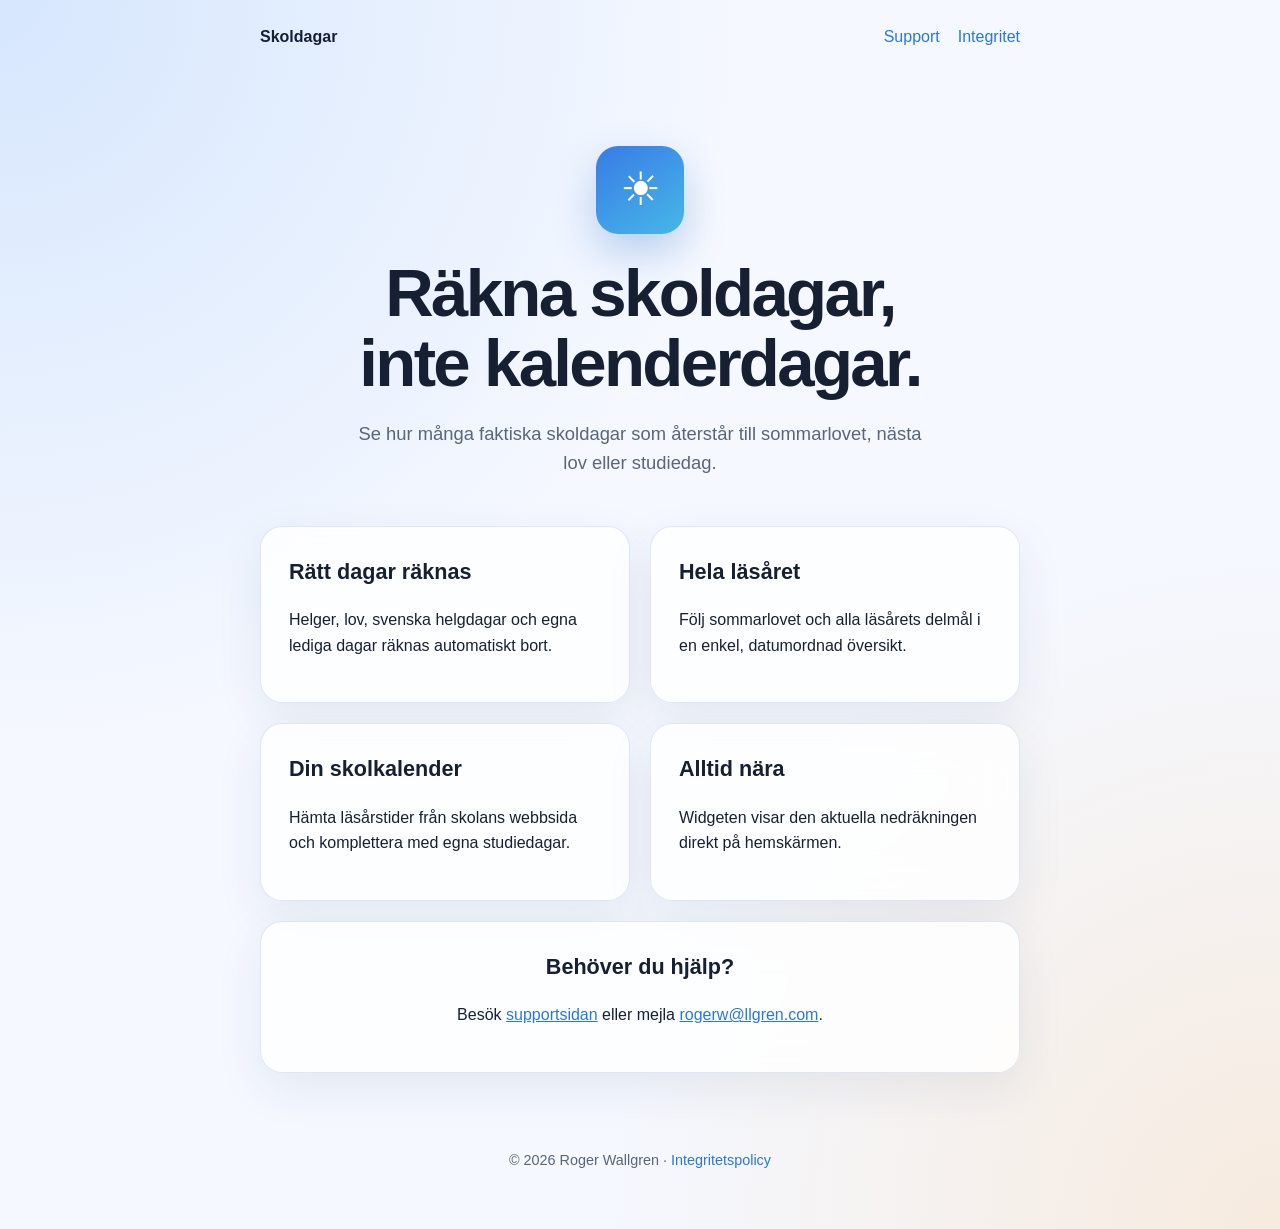
<file: docs/index.html>
<!doctype html>
<html lang="sv">
<head>
    <meta charset="utf-8">
    <meta name="viewport" content="width=device-width, initial-scale=1">
    <meta name="description" content="Skoldagar räknar ner till loven i faktiska skoldagar.">
    <title>Skoldagar – nedräkning till loven</title>
    <link rel="stylesheet" href="styles.css">
</head>
<body>
    <nav aria-label="Huvudmeny">
        <a class="brand" href="index.html">Skoldagar</a>
        <div class="links">
            <a href="support.html">Support</a>
            <a href="privacy.html">Integritet</a>
        </div>
    </nav>

    <main>
        <header class="hero">
            <div class="icon" aria-hidden="true">☀︎</div>
            <h1>Räkna skoldagar,<br>inte kalenderdagar.</h1>
            <p class="lead">Se hur många faktiska skoldagar som återstår till sommarlovet, nästa lov eller studiedag.</p>
        </header>

        <section class="features" aria-label="Funktioner">
            <article class="card">
                <h2>Rätt dagar räknas</h2>
                <p>Helger, lov, svenska helgdagar och egna lediga dagar räknas automatiskt bort.</p>
            </article>
            <article class="card">
                <h2>Hela läsåret</h2>
                <p>Följ sommarlovet och alla läsårets delmål i en enkel, datumordnad översikt.</p>
            </article>
            <article class="card">
                <h2>Din skolkalender</h2>
                <p>Hämta läsårstider från skolans webbsida och komplettera med egna studiedagar.</p>
            </article>
            <article class="card">
                <h2>Alltid nära</h2>
                <p>Widgeten visar den aktuella nedräkningen direkt på hemskärmen.</p>
            </article>
        </section>

        <section class="card" style="margin-top: 20px; text-align: center;">
            <h2>Behöver du hjälp?</h2>
            <p>Besök <a href="support.html">supportsidan</a> eller mejla <a href="mailto:rogerw@llgren.com">rogerw@llgren.com</a>.</p>
        </section>
    </main>

    <footer>
        <p>© 2026 Roger Wallgren · <a href="privacy.html">Integritetspolicy</a></p>
    </footer>
</body>
</html>
</file>
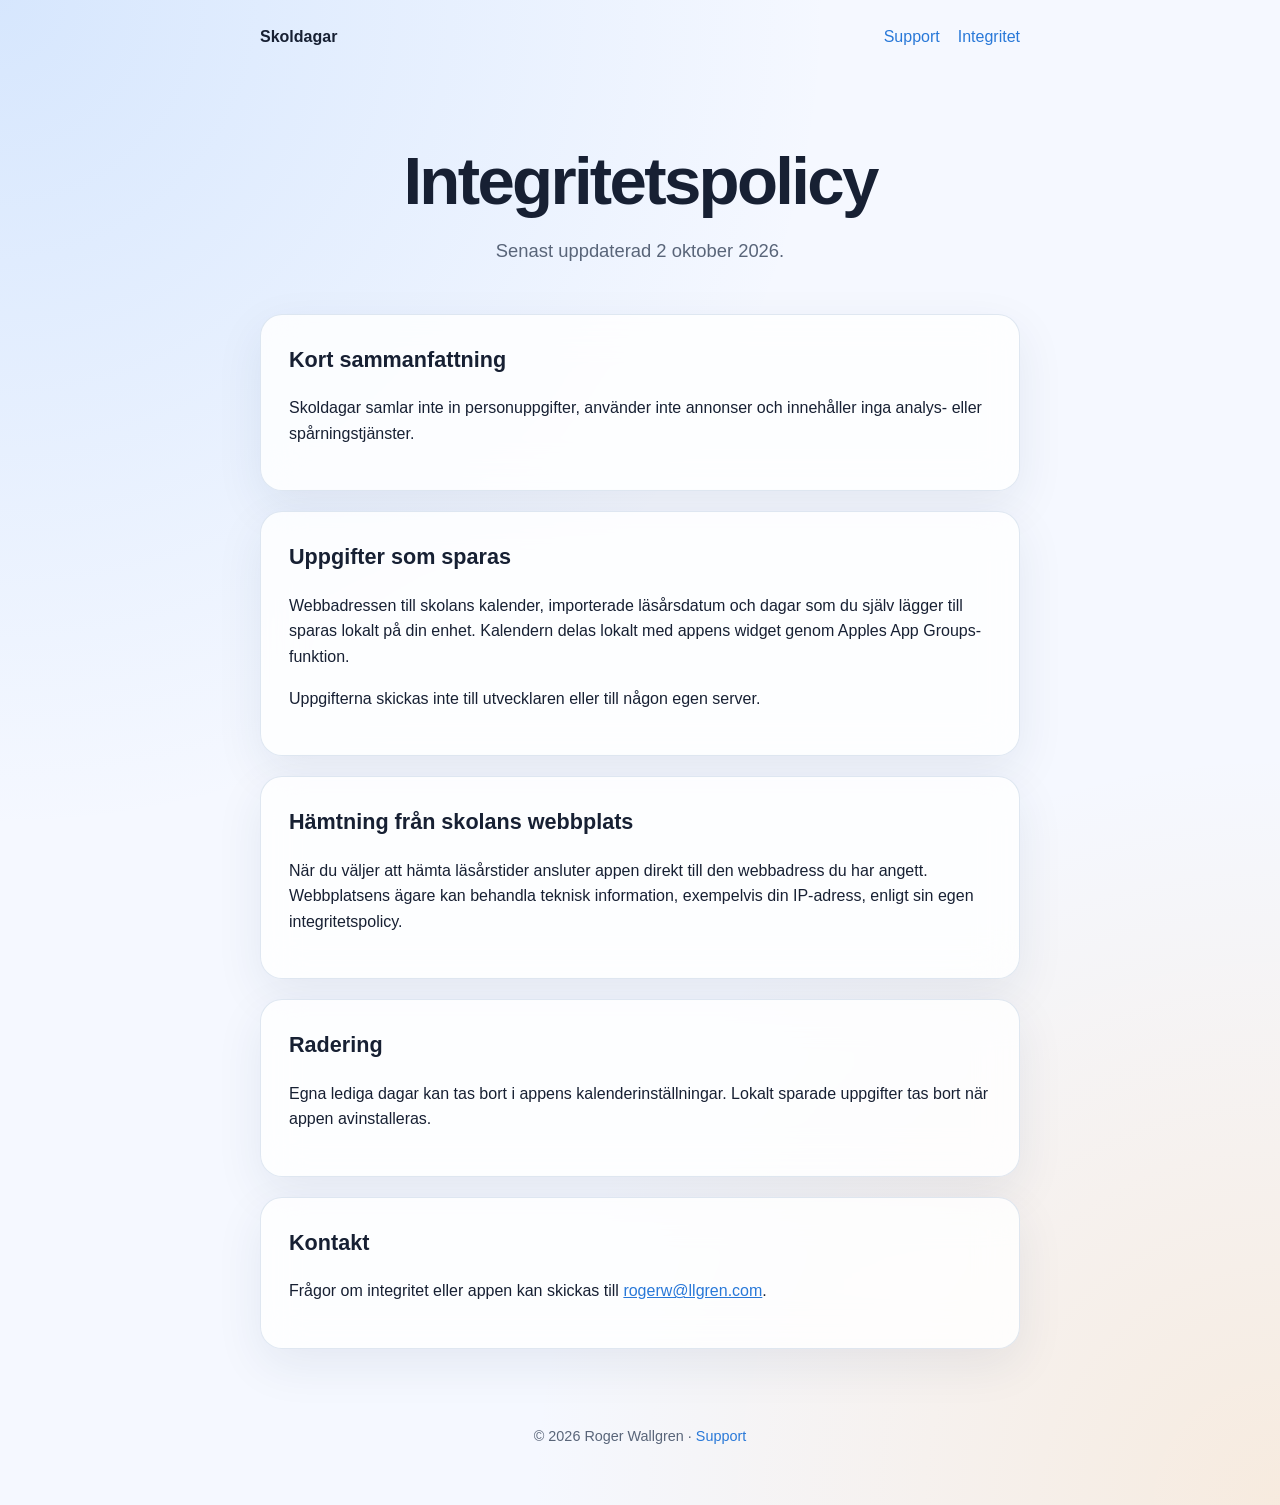
<file: docs/privacy.html>
<!doctype html>
<html lang="sv">
<head>
    <meta charset="utf-8">
    <meta name="viewport" content="width=device-width, initial-scale=1">
    <meta name="description" content="Integritetspolicy för appen Skoldagar.">
    <title>Integritetspolicy – Skoldagar</title>
    <link rel="stylesheet" href="styles.css">
</head>
<body>
    <nav aria-label="Huvudmeny">
        <a class="brand" href="index.html">Skoldagar</a>
        <div class="links">
            <a href="support.html">Support</a>
            <a href="privacy.html" aria-current="page">Integritet</a>
        </div>
    </nav>

    <main>
        <header class="hero">
            <h1>Integritetspolicy</h1>
            <p class="lead">Senast uppdaterad 2 oktober 2026.</p>
        </header>

        <section class="card">
            <h2>Kort sammanfattning</h2>
            <p>Skoldagar samlar inte in personuppgifter, använder inte annonser och innehåller inga analys- eller spårningstjänster.</p>
        </section>

        <section class="card">
            <h2>Uppgifter som sparas</h2>
            <p>Webbadressen till skolans kalender, importerade läsårsdatum och dagar som du själv lägger till sparas lokalt på din enhet. Kalendern delas lokalt med appens widget genom Apples App Groups-funktion.</p>
            <p>Uppgifterna skickas inte till utvecklaren eller till någon egen server.</p>
        </section>

        <section class="card">
            <h2>Hämtning från skolans webbplats</h2>
            <p>När du väljer att hämta läsårstider ansluter appen direkt till den webbadress du har angett. Webbplatsens ägare kan behandla teknisk information, exempelvis din IP-adress, enligt sin egen integritetspolicy.</p>
        </section>

        <section class="card">
            <h2>Radering</h2>
            <p>Egna lediga dagar kan tas bort i appens kalenderinställningar. Lokalt sparade uppgifter tas bort när appen avinstalleras.</p>
        </section>

        <section class="card">
            <h2>Kontakt</h2>
            <p>Frågor om integritet eller appen kan skickas till <a href="mailto:rogerw@llgren.com">rogerw@llgren.com</a>.</p>
        </section>
    </main>

    <footer>
        <p>© 2026 Roger Wallgren · <a href="support.html">Support</a></p>
    </footer>
</body>
</html>
</file>
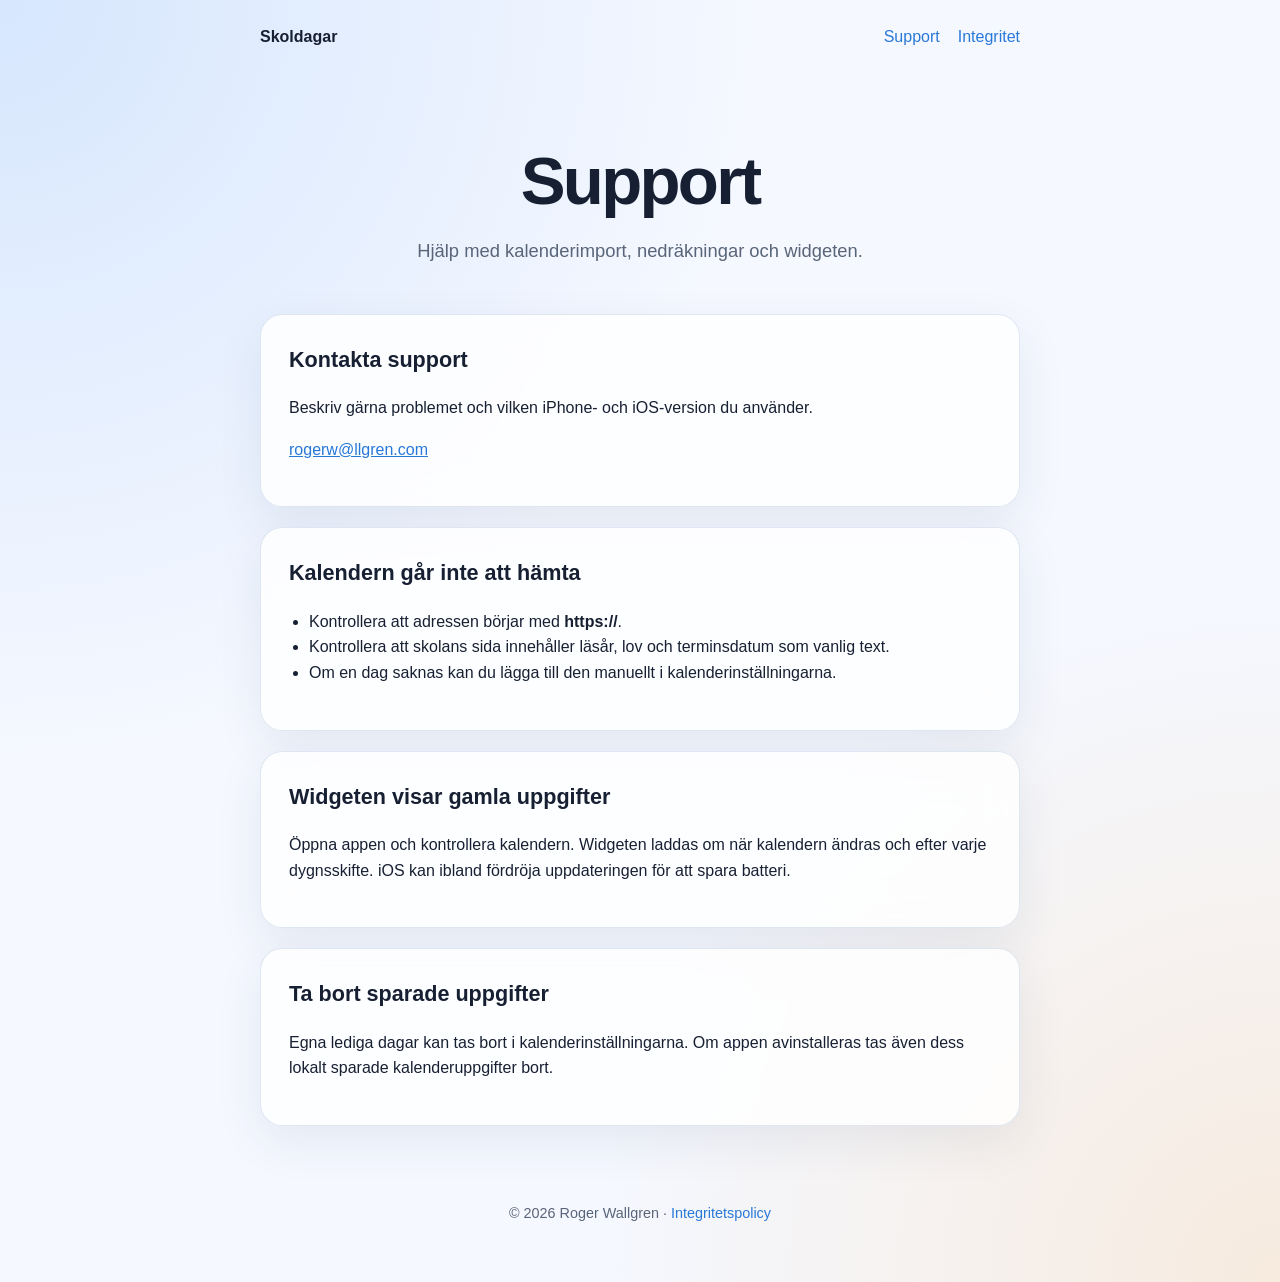
<file: docs/support.html>
<!doctype html>
<html lang="sv">
<head>
    <meta charset="utf-8">
    <meta name="viewport" content="width=device-width, initial-scale=1">
    <meta name="description" content="Support och kontakt för appen Skoldagar.">
    <title>Support – Skoldagar</title>
    <link rel="stylesheet" href="styles.css">
</head>
<body>
    <nav aria-label="Huvudmeny">
        <a class="brand" href="index.html">Skoldagar</a>
        <div class="links">
            <a href="support.html" aria-current="page">Support</a>
            <a href="privacy.html">Integritet</a>
        </div>
    </nav>

    <main>
        <header class="hero">
            <h1>Support</h1>
            <p class="lead">Hjälp med kalenderimport, nedräkningar och widgeten.</p>
        </header>

        <section class="card">
            <h2>Kontakta support</h2>
            <p>Beskriv gärna problemet och vilken iPhone- och iOS-version du använder.</p>
            <p><a href="mailto:rogerw@llgren.com?subject=Support%20för%20Skoldagar">rogerw@llgren.com</a></p>
        </section>

        <section class="card">
            <h2>Kalendern går inte att hämta</h2>
            <ul>
                <li>Kontrollera att adressen börjar med <strong>https://</strong>.</li>
                <li>Kontrollera att skolans sida innehåller läsår, lov och terminsdatum som vanlig text.</li>
                <li>Om en dag saknas kan du lägga till den manuellt i kalenderinställningarna.</li>
            </ul>
        </section>

        <section class="card">
            <h2>Widgeten visar gamla uppgifter</h2>
            <p>Öppna appen och kontrollera kalendern. Widgeten laddas om när kalendern ändras och efter varje dygnsskifte. iOS kan ibland fördröja uppdateringen för att spara batteri.</p>
        </section>

        <section class="card">
            <h2>Ta bort sparade uppgifter</h2>
            <p>Egna lediga dagar kan tas bort i kalenderinställningarna. Om appen avinstalleras tas även dess lokalt sparade kalenderuppgifter bort.</p>
        </section>
    </main>

    <footer>
        <p>© 2026 Roger Wallgren · <a href="privacy.html">Integritetspolicy</a></p>
    </footer>
</body>
</html>
</file>
<file: docs/styles.css>
:root {
    color-scheme: light dark;
    --background: #f5f8ff;
    --card: rgba(255, 255, 255, 0.82);
    --text: #172033;
    --secondary: #596579;
    --accent: #2878d8;
    --border: rgba(36, 91, 155, 0.14);
}

@media (prefers-color-scheme: dark) {
    :root {
        --background: #101521;
        --card: rgba(27, 35, 51, 0.9);
        --text: #f2f5fa;
        --secondary: #b1bbca;
        --accent: #73b5ff;
        --border: rgba(153, 194, 242, 0.18);
    }
}

* {
    box-sizing: border-box;
}

body {
    margin: 0;
    min-height: 100vh;
    font-family: -apple-system, BlinkMacSystemFont, "Segoe UI", sans-serif;
    color: var(--text);
    background:
        radial-gradient(circle at top left, rgba(75, 151, 246, 0.18), transparent 42%),
        radial-gradient(circle at bottom right, rgba(255, 174, 75, 0.18), transparent 38%),
        var(--background);
    line-height: 1.6;
}

main,
nav,
footer {
    width: min(760px, calc(100% - 40px));
    margin-inline: auto;
}

nav {
    display: flex;
    align-items: center;
    justify-content: space-between;
    padding-block: 24px;
}

nav a,
footer a {
    color: var(--accent);
    text-decoration: none;
}

.brand {
    color: var(--text);
    font-weight: 750;
}

.links {
    display: flex;
    gap: 18px;
}

.hero {
    padding: 72px 0 48px;
    text-align: center;
}

.icon {
    display: grid;
    width: 88px;
    height: 88px;
    margin: 0 auto 24px;
    place-items: center;
    border-radius: 22px;
    background: linear-gradient(145deg, #397be5, #46b8e8);
    box-shadow: 0 18px 42px rgba(32, 104, 196, 0.28);
    color: white;
    font-size: 46px;
}

h1 {
    margin: 0;
    font-size: clamp(2.5rem, 8vw, 4.2rem);
    letter-spacing: -0.04em;
    line-height: 1.05;
}

h2 {
    margin-top: 0;
    font-size: 1.35rem;
}

.lead {
    max-width: 580px;
    margin: 20px auto 0;
    color: var(--secondary);
    font-size: 1.15rem;
}

.card {
    margin-bottom: 20px;
    padding: 28px;
    border: 1px solid var(--border);
    border-radius: 22px;
    background: var(--card);
    backdrop-filter: blur(20px);
    box-shadow: 0 16px 48px rgba(22, 48, 83, 0.08);
}

.features {
    display: grid;
    grid-template-columns: repeat(2, 1fr);
    gap: 20px;
}

.features .card {
    margin: 0;
}

ul {
    padding-left: 1.25rem;
}

a {
    color: var(--accent);
}

footer {
    padding-block: 42px;
    color: var(--secondary);
    font-size: 0.9rem;
    text-align: center;
}

@media (max-width: 600px) {
    .links {
        gap: 12px;
        font-size: 0.9rem;
    }

    .hero {
        padding-top: 42px;
    }

    .features {
        grid-template-columns: 1fr;
    }
}
</file>
